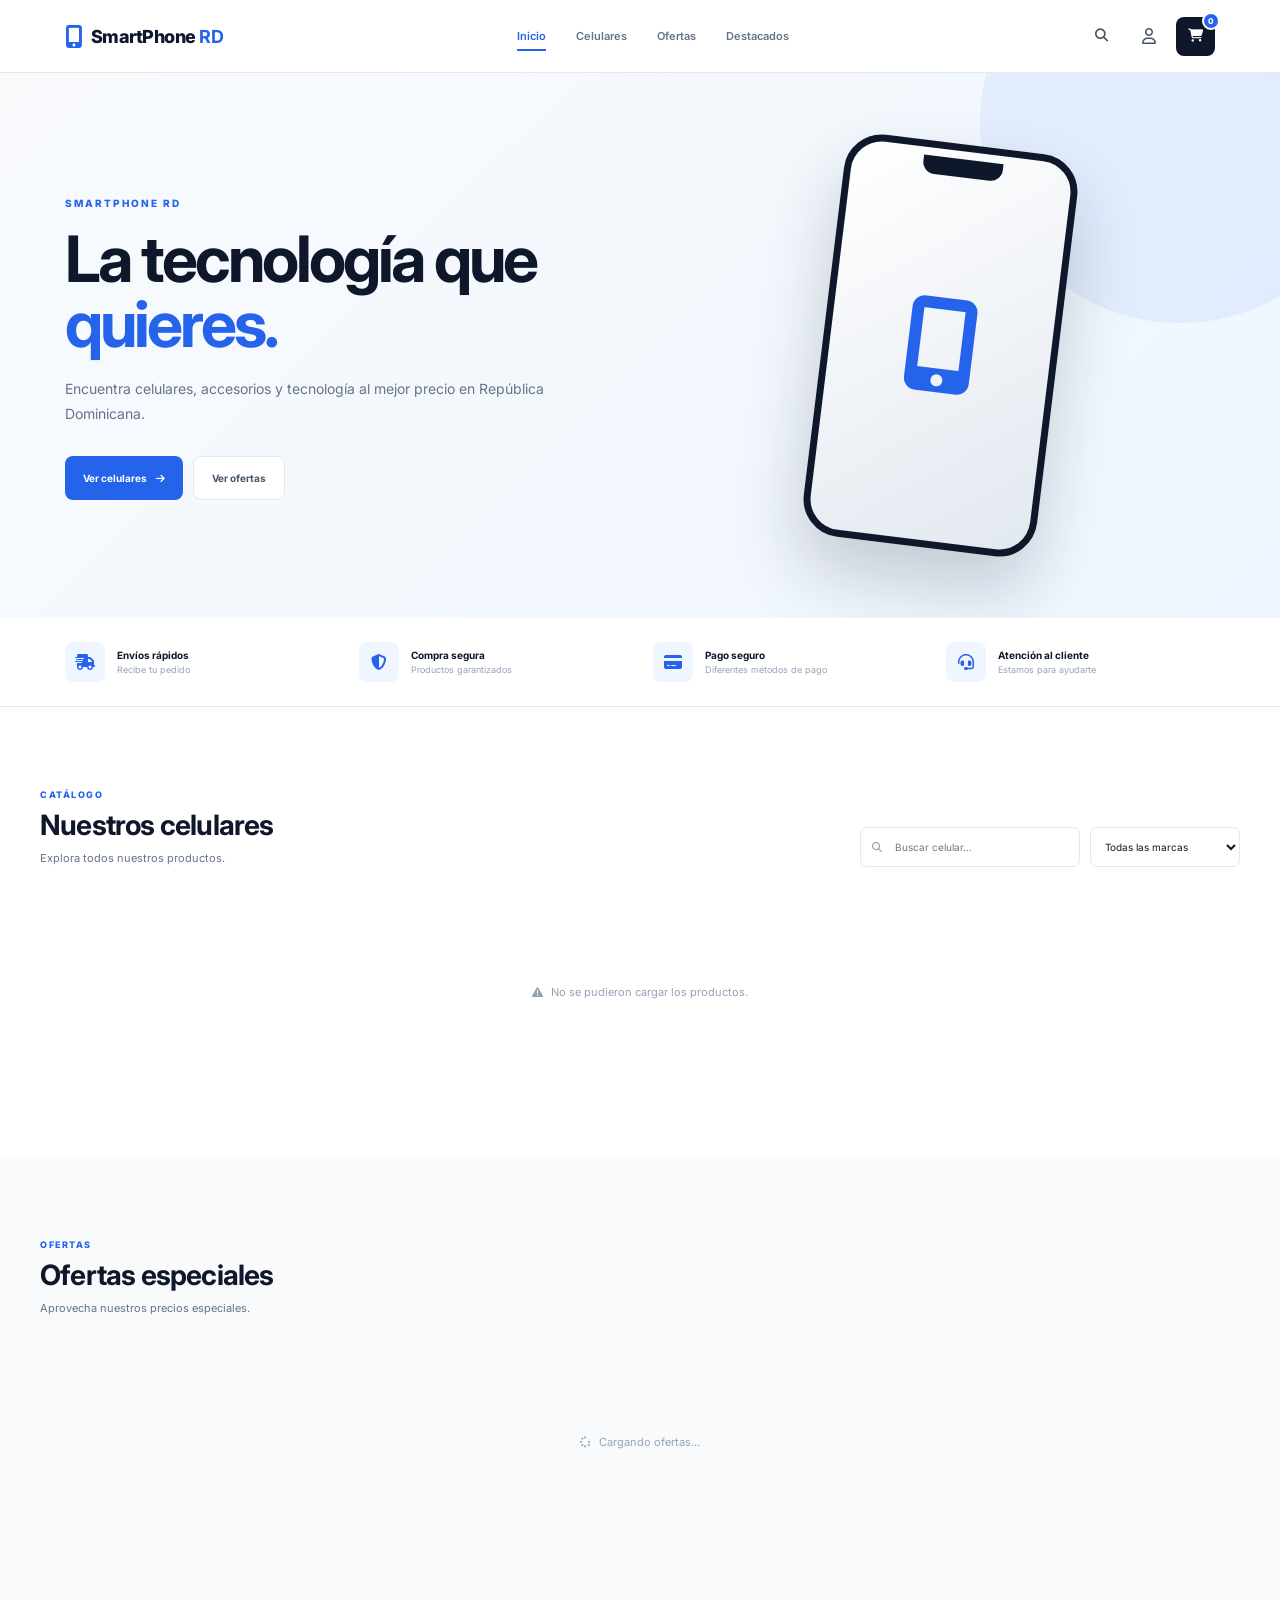
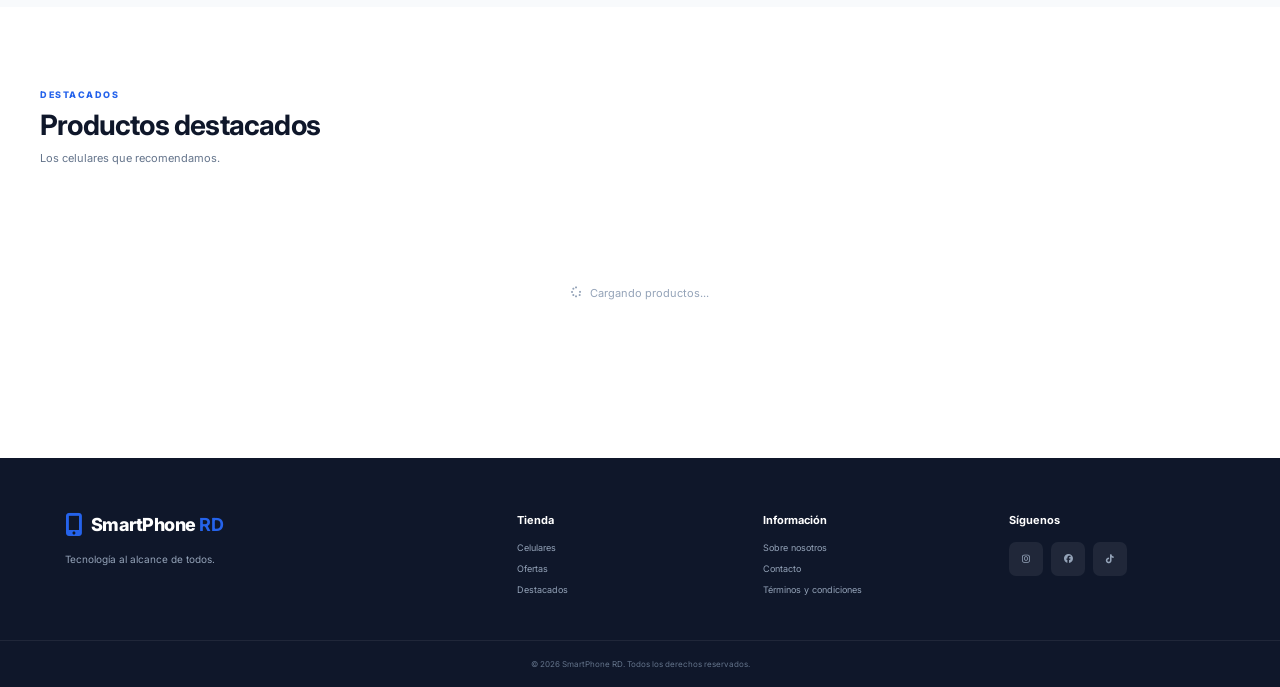
<file: Etapa 1/index.html>
<!DOCTYPE html>
<html lang="es">

<head>

    <meta charset="UTF-8">

    <meta
        name="viewport"
        content="width=device-width, initial-scale=1.0"
    >

    <meta
        name="description"
        content="SmartPhone RD - Compra celulares y tecnología en República Dominicana."
    >

    <meta
        name="keywords"
        content="celulares, smartphones, iPhone, Samsung, Xiaomi, República Dominicana"
    >

    <title>
        SmartPhone RD | Celulares y tecnología
    </title>


    <!-- GOOGLE FONTS -->

    <link
        href="https://fonts.googleapis.com/css2?family=Inter:wght@400;500;600;700;800&display=swap"
        rel="stylesheet"
    >


    <!-- 
         FONT AWESOME
    -->

    <link
        rel="stylesheet"
        href="https://cdnjs.cloudflare.com/ajax/libs/font-awesome/6.5.2/css/all.min.css"
    >


    <!--CSS -->

    <link
        rel="stylesheet"
        href="css/tienda.css"
    >

</head>


<body>


    <!-- 
         HEADER
     -->
         

    <header class="store-header">

        <div class="header-container">


            <!-- LOGO -->

            <a
                href="index.html"
                class="store-logo"
            >

                <i
                    class="fa-solid fa-mobile-screen-button"
                ></i>

                <span>
                    SmartPhone <b>RD</b>
                </span>

            </a>


            <!-- NAVEGACIÓN -->

            <nav class="store-nav">

                <a
                    href="#inicio"
                    class="active"
                >
                    Inicio
                </a>

                <a href="#productos">
                    Celulares
                </a>

                <a href="#ofertas">
                    Ofertas
                </a>

                <a href="#destacados">
                    Destacados
                </a>

            </nav>


            <!-- ACCIONES -->

            <div class="header-actions">


                <!-- BUSCAR -->

                <button
                    type="button"
                    class="header-icon"
                    id="searchButton"
                    title="Buscar"
                >

                    <i
                        class="fa-solid fa-magnifying-glass"
                    ></i>

                </button>


                <!-- CUENTA -->

                <a
                    href="pages/login.html"
                    class="header-icon"
                    title="Mi cuenta"
                >

                    <i
                        class="fa-regular fa-user"
                    ></i>

                </a>


                <!-- CARRITO -->

                <button
                    type="button"
                    class="cart-button"
                    id="cartButton"
                    title="Carrito"
                >

                    <i
                        class="fa-solid fa-cart-shopping"
                    ></i>

                    <span id="cartCount">
                        0
                    </span>

                </button>

            </div>

        </div>

    </header>



    <!-- =====================================
         HERO
    ====================================== -->

    <section
        id="inicio"
        class="hero"
    >

        <div class="hero-container">


            <!-- TEXTO -->

            <div class="hero-content">

                <span class="hero-label">
                    SMARTPHONE RD
                </span>


                <h1>

                    La tecnología que

                    <span>
                        quieres.
                    </span>

                </h1>


                <p>

                    Encuentra celulares,
                    accesorios y tecnología
                    al mejor precio en
                    República Dominicana.

                </p>


                <div class="hero-buttons">

                    <a
                        href="#productos"
                        class="primary-btn"
                    >

                        Ver celulares

                        <i
                            class="fa-solid fa-arrow-right"
                        ></i>

                    </a>


                    <a
                        href="#ofertas"
                        class="secondary-btn"
                    >

                        Ver ofertas

                    </a>

                </div>

            </div>


            <!-- CELULAR DECORATIVO -->

            <div class="hero-visual">

                <div class="hero-phone">

                    <i
                        class="fa-solid fa-mobile-screen-button"
                    ></i>

                </div>

            </div>

        </div>

    </section>



    <!-- =====================================
         BENEFICIOS
    ====================================== -->

    <section class="benefits">

        <div class="benefits-container">


            <div class="benefit">

                <i
                    class="fa-solid fa-truck-fast"
                ></i>

                <div>

                    <strong>
                        Envíos rápidos
                    </strong>

                    <span>
                        Recibe tu pedido
                    </span>

                </div>

            </div>


            <div class="benefit">

                <i
                    class="fa-solid fa-shield-halved"
                ></i>

                <div>

                    <strong>
                        Compra segura
                    </strong>

                    <span>
                        Productos garantizados
                    </span>

                </div>

            </div>


            <div class="benefit">

                <i
                    class="fa-solid fa-credit-card"
                ></i>

                <div>

                    <strong>
                        Pago seguro
                    </strong>

                    <span>
                        Diferentes métodos de pago
                    </span>

                </div>

            </div>


            <div class="benefit">

                <i
                    class="fa-solid fa-headset"
                ></i>

                <div>

                    <strong>
                        Atención al cliente
                    </strong>

                    <span>
                        Estamos para ayudarte
                    </span>

                </div>

            </div>

        </div>

    </section>



    <!-- =====================================
         CATÁLOGO
    ====================================== -->

    <section
        id="productos"
        class="products-section"
    >

        <div class="section-container">


            <!-- ENCABEZADO -->

            <div class="section-heading">

                <div>

                    <span class="section-label">
                        CATÁLOGO
                    </span>

                    <h2>
                        Nuestros celulares
                    </h2>

                    <p>
                        Explora todos nuestros productos.
                    </p>

                </div>


                <!-- FILTROS -->

                <div class="catalog-tools">


                    <!-- BUSCADOR -->

                    <div class="store-search">

                        <i
                            class="fa-solid fa-magnifying-glass"
                        ></i>

                        <input
                            type="text"
                            id="productSearch"
                            placeholder="Buscar celular..."
                        >

                    </div>


                    <!-- MARCAS -->

                    <select id="brandFilter">

                        <option value="">
                            Todas las marcas
                        </option>

                    </select>

                </div>

            </div>


            <!-- PRODUCTOS -->

            <div
                id="productsGrid"
                class="products-grid"
            >

                <div class="products-loading">

                    <i
                        class="fa-solid fa-spinner fa-spin"
                    ></i>

                    Cargando celulares...

                </div>

            </div>

        </div>

    </section>



    <!-- =====================================
         OFERTAS
    ====================================== -->

    <section
        id="ofertas"
        class="special-section"
    >

        <div class="section-container">


            <div class="section-heading">

                <div>

                    <span class="section-label">
                        OFERTAS
                    </span>

                    <h2>
                        Ofertas especiales
                    </h2>

                    <p>
                        Aprovecha nuestros precios especiales.
                    </p>

                </div>

            </div>


            <div
                id="offersGrid"
                class="products-grid"
            >

                <div class="products-loading">

                    <i
                        class="fa-solid fa-spinner fa-spin"
                    ></i>

                    Cargando ofertas...

                </div>

            </div>

        </div>

    </section>



    <!-- =====================================
         DESTACADOS
    ====================================== -->

    <section
        id="destacados"
        class="products-section"
    >

        <div class="section-container">


            <div class="section-heading">

                <div>

                    <span class="section-label">
                        DESTACADOS
                    </span>

                    <h2>
                        Productos destacados
                    </h2>

                    <p>
                        Los celulares que recomendamos.
                    </p>

                </div>

            </div>


            <div
                id="featuredGrid"
                class="products-grid"
            >

                <div class="products-loading">

                    <i
                        class="fa-solid fa-spinner fa-spin"
                    ></i>

                    Cargando productos...

                </div>

            </div>

        </div>

    </section>



    <!-- =====================================
         FOOTER
    ====================================== -->

    <footer class="store-footer">

        <div class="footer-container">


            <!-- MARCA -->

            <div class="footer-brand">

                <a
                    href="index.html"
                    class="store-logo"
                >

                    <i
                        class="fa-solid fa-mobile-screen-button"
                    ></i>

                    <span>
                        SmartPhone <b>RD</b>
                    </span>

                </a>


                <p>
                    Tecnología al alcance de todos.
                </p>

            </div>


            <!-- TIENDA -->

            <div class="footer-column">

                <h3>
                    Tienda
                </h3>

                <a href="#productos">
                    Celulares
                </a>

                <a href="#ofertas">
                    Ofertas
                </a>

                <a href="#destacados">
                    Destacados
                </a>

            </div>


            <!-- INFORMACIÓN -->

            <div class="footer-column">

                <h3>
                    Información
                </h3>

                <a href="#">
                    Sobre nosotros
                </a>

                <a href="#">
                    Contacto
                </a>

                <a href="#">
                    Términos y condiciones
                </a>

            </div>


            <!-- REDES -->

            <div class="footer-column">

                <h3>
                    Síguenos
                </h3>


                <div class="social-links">

                    <a href="#">

                        <i
                            class="fa-brands fa-instagram"
                        ></i>

                    </a>


                    <a href="#">

                        <i
                            class="fa-brands fa-facebook"
                        ></i>

                    </a>


                    <a href="#">

                        <i
                            class="fa-brands fa-tiktok"
                        ></i>

                    </a>

                </div>

            </div>

        </div>


        <div class="footer-bottom">

            <p>

                © 2026 SmartPhone RD.
                Todos los derechos reservados.

            </p>

        </div>

    </footer>



    <!-- =====================================
         CARRITO
    ====================================== -->

    <div
        id="cartOverlay"
        class="cart-overlay"
    >

        <div class="cart-panel">


            <!-- CABECERA -->

            <div class="cart-header">

                <div>

                    <span class="cart-label">
                        TU COMPRA
                    </span>

                    <h2>
                        Mi carrito
                    </h2>

                </div>


                <button
                    type="button"
                    id="closeCart"
                    class="close-cart"
                    title="Cerrar carrito"
                >

                    <i
                        class="fa-solid fa-xmark"
                    ></i>

                </button>

            </div>


            <!-- PRODUCTOS -->

            <div
                id="cartItems"
                class="cart-items"
            >

                <div class="empty-cart">

                    <i
                        class="fa-solid fa-cart-shopping"
                    ></i>

                    <h3>
                        Tu carrito está vacío
                    </h3>

                    <p>
                        Agrega un celular para comenzar.
                    </p>

                </div>

            </div>


            <!-- RESUMEN -->

            <div class="cart-footer">

                <div class="cart-summary">


                    <!-- SUBTOTAL -->

                    <div class="summary-row">

                        <span>
                            Subtotal
                        </span>

                        <strong id="cartSubtotal">
                            RD$0
                        </strong>

                    </div>


                    <!-- ENVÍO -->

                    <div class="summary-row">

                        <span>
                            Envío
                        </span>

                        <strong id="cartShipping">
                            RD$0
                        </strong>

                    </div>


                    <!-- SEPARADOR -->

                    <div
                        class="summary-divider"
                    ></div>


                    <!-- TOTAL -->

                    <div
                        class="summary-row total-row"
                    >

                        <span>
                            Total
                        </span>

                        <strong id="cartTotal">
                            RD$0
                        </strong>

                    </div>

                </div>


                <!-- VACIAR CARRITO -->

                <button
                    type="button"
                    id="clearCartButton"
                    class="clear-cart-btn"
                >

                    <i
                        class="fa-solid fa-trash"
                    ></i>

                    Vaciar carrito

                </button>


                <!-- CONTINUAR COMPRA -->

                <button
                    type="button"
                    id="checkoutButton"
                    class="checkout-btn"
                >

                    Continuar compra

                    <i
                        class="fa-solid fa-arrow-right"
                    ></i>

                </button>

            </div>

        </div>

    </div>



    <!-- =====================================
         JAVASCRIPT
    ====================================== -->

    <script
        src="js/tienda.js"
    ></script>


</body>

</html>
</file>
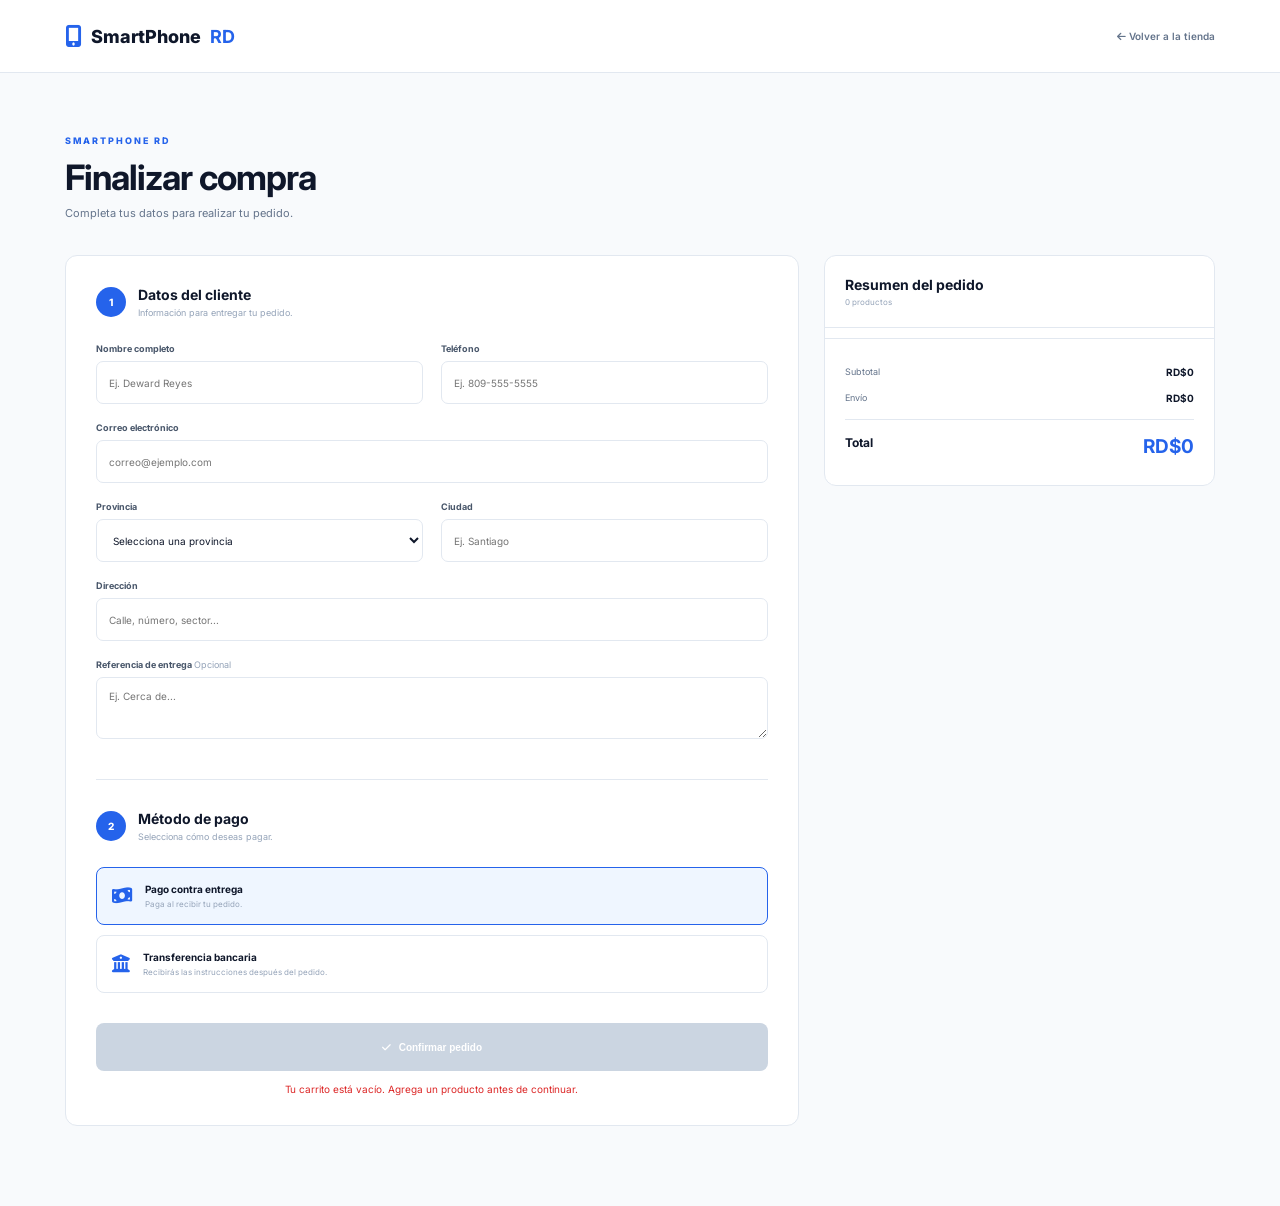
<file: Etapa 1/pages/checkout.html>
<!DOCTYPE html>
<html lang="es">

<head>

    <meta charset="UTF-8">

    <meta
        name="viewport"
        content="width=device-width, initial-scale=1.0"
    >

    <title>Finalizar compra | SmartPhone RD</title>

    <link
        href="https://fonts.googleapis.com/css2?family=Inter:wght@400;500;600;700;800&display=swap"
        rel="stylesheet"
    >

    <link
        rel="stylesheet"
        href="https://cdnjs.cloudflare.com/ajax/libs/font-awesome/6.5.2/css/all.min.css"
    >

    <link
        rel="stylesheet"
        href="../css/checkout.css"
    >

</head>


<body>


    <!-- HEADER -->

    <header class="checkout-header">

        <div class="header-container">

            <a
                href="../index.html"
                class="logo"
            >

                <i class="fa-solid fa-mobile-screen-button"></i>

                SmartPhone <b>RD</b>

            </a>


            <a
                href="../index.html"
                class="back-store"
            >

                <i class="fa-solid fa-arrow-left"></i>

                Volver a la tienda

            </a>

        </div>

    </header>



    <!-- CONTENIDO -->

    <main class="checkout-page">


        <div class="checkout-title">

            <span>
                SMARTPHONE RD
            </span>

            <h1>
                Finalizar compra
            </h1>

            <p>
                Completa tus datos para realizar tu pedido.
            </p>

        </div>



        <div class="checkout-layout">


            <!-- =================================
                 FORMULARIO
            ================================== -->

            <section class="checkout-form-card">

                <div class="card-title">

                    <div class="number">
                        1
                    </div>

                    <div>

                        <h2>
                            Datos del cliente
                        </h2>

                        <p>
                            Información para entregar tu pedido.
                        </p>

                    </div>

                </div>


                <form id="checkoutForm">


                    <div class="form-grid">


                        <!-- NOMBRE -->

                        <div class="form-group">

                            <label for="name">
                                Nombre completo
                            </label>

                            <input
                                type="text"
                                id="name"
                                name="name"
                                placeholder="Ej. Deward Reyes"
                                required
                            >

                        </div>


                        <!-- TELÉFONO -->

                        <div class="form-group">

                            <label for="phone">
                                Teléfono
                            </label>

                            <input
                                type="tel"
                                id="phone"
                                name="phone"
                                placeholder="Ej. 809-555-5555"
                                required
                            >

                        </div>


                        <!-- CORREO -->

                        <div class="form-group full">

                            <label for="email">
                                Correo electrónico
                            </label>

                            <input
                                type="email"
                                id="email"
                                name="email"
                                placeholder="correo@ejemplo.com"
                                required
                            >

                        </div>


                        <!-- PROVINCIA -->

                        <div class="form-group">

                            <label for="province">
                                Provincia
                            </label>

                            <select
                                id="province"
                                name="province"
                                required
                            >

                                <option value="">
                                    Selecciona una provincia
                                </option>

                                <option>
                                    Santiago
                                </option>

                                <option>
                                    Santo Domingo
                                </option>

                                <option>
                                    Puerto Plata
                                </option>

                                <option>
                                    La Vega
                                </option>

                                <option>
                                    San Cristóbal
                                </option>

                                <option>
                                    La Romana
                                </option>

                                <option>
                                    San Pedro de Macorís
                                </option>

                                <option>
                                    Duarte
                                </option>

                                <option>
                                    Espaillat
                                </option>

                                <option>
                                    Otras
                                </option>

                            </select>

                        </div>


                        <!-- CIUDAD -->

                        <div class="form-group">

                            <label for="city">
                                Ciudad
                            </label>

                            <input
                                type="text"
                                id="city"
                                name="city"
                                placeholder="Ej. Santiago"
                                required
                            >

                        </div>


                        <!-- DIRECCIÓN -->

                        <div class="form-group full">

                            <label for="address">
                                Dirección
                            </label>

                            <input
                                type="text"
                                id="address"
                                name="address"
                                placeholder="Calle, número, sector..."
                                required
                            >

                        </div>


                        <!-- REFERENCIA -->

                        <div class="form-group full">

                            <label for="reference">
                                Referencia de entrega
                                <span>
                                    Opcional
                                </span>
                            </label>

                            <textarea
                                id="reference"
                                name="reference"
                                rows="3"
                                placeholder="Ej. Cerca de..."
                            ></textarea>

                        </div>

                    </div>



                    <!-- MÉTODO DE PAGO -->

                    <div class="payment-section">

                        <div class="card-title">

                            <div class="number">
                                2
                            </div>

                            <div>

                                <h2>
                                    Método de pago
                                </h2>

                                <p>
                                    Selecciona cómo deseas pagar.
                                </p>

                            </div>

                        </div>


                        <div class="payment-options">


                            <label class="payment-option">

                                <input
                                    type="radio"
                                    name="payment_method"
                                    value="contra_entrega"
                                    checked
                                >

                                <div class="payment-content">

                                    <i class="fa-solid fa-money-bill-wave"></i>

                                    <div>

                                        <strong>
                                            Pago contra entrega
                                        </strong>

                                        <span>
                                            Paga al recibir tu pedido.
                                        </span>

                                    </div>

                                </div>

                            </label>


                            <label class="payment-option">

                                <input
                                    type="radio"
                                    name="payment_method"
                                    value="transferencia"
                                >

                                <div class="payment-content">

                                    <i class="fa-solid fa-building-columns"></i>

                                    <div>

                                        <strong>
                                            Transferencia bancaria
                                        </strong>

                                        <span>
                                            Recibirás las instrucciones después del pedido.
                                        </span>

                                    </div>

                                </div>

                            </label>


                        </div>

                    </div>



                    <!-- BOTÓN -->

                    <button
                        type="submit"
                        class="submit-order"
                        id="submitOrder"
                    >

                        <i class="fa-solid fa-check"></i>

                        Confirmar pedido

                    </button>


                    <div
                        id="formMessage"
                        class="form-message"
                    ></div>


                </form>

            </section>



            <!-- =================================
                 RESUMEN
            ================================== -->

            <aside class="order-summary">

                <div class="summary-header">

                    <h2>
                        Resumen del pedido
                    </h2>

                    <span id="summaryCount">
                        0 productos
                    </span>

                </div>


                <div
                    id="summaryProducts"
                    class="summary-products"
                >

                    <!-- JS -->

                </div>


                <div class="summary-calculation">

                    <div>

                        <span>
                            Subtotal
                        </span>

                        <strong id="summarySubtotal">
                            RD$0
                        </strong>

                    </div>


                    <div>

                        <span>
                            Envío
                        </span>

                        <strong id="summaryShipping">
                            RD$0
                        </strong>

                    </div>


                    <div class="summary-total">

                        <span>
                            Total
                        </span>

                        <strong id="summaryTotal">
                            RD$0
                        </strong>

                    </div>

                </div>

            </aside>

        </div>

    </main>



    <!-- JAVASCRIPT -->

    <script src="../js/checkout.js"></script>

</body>

</html>
</file>
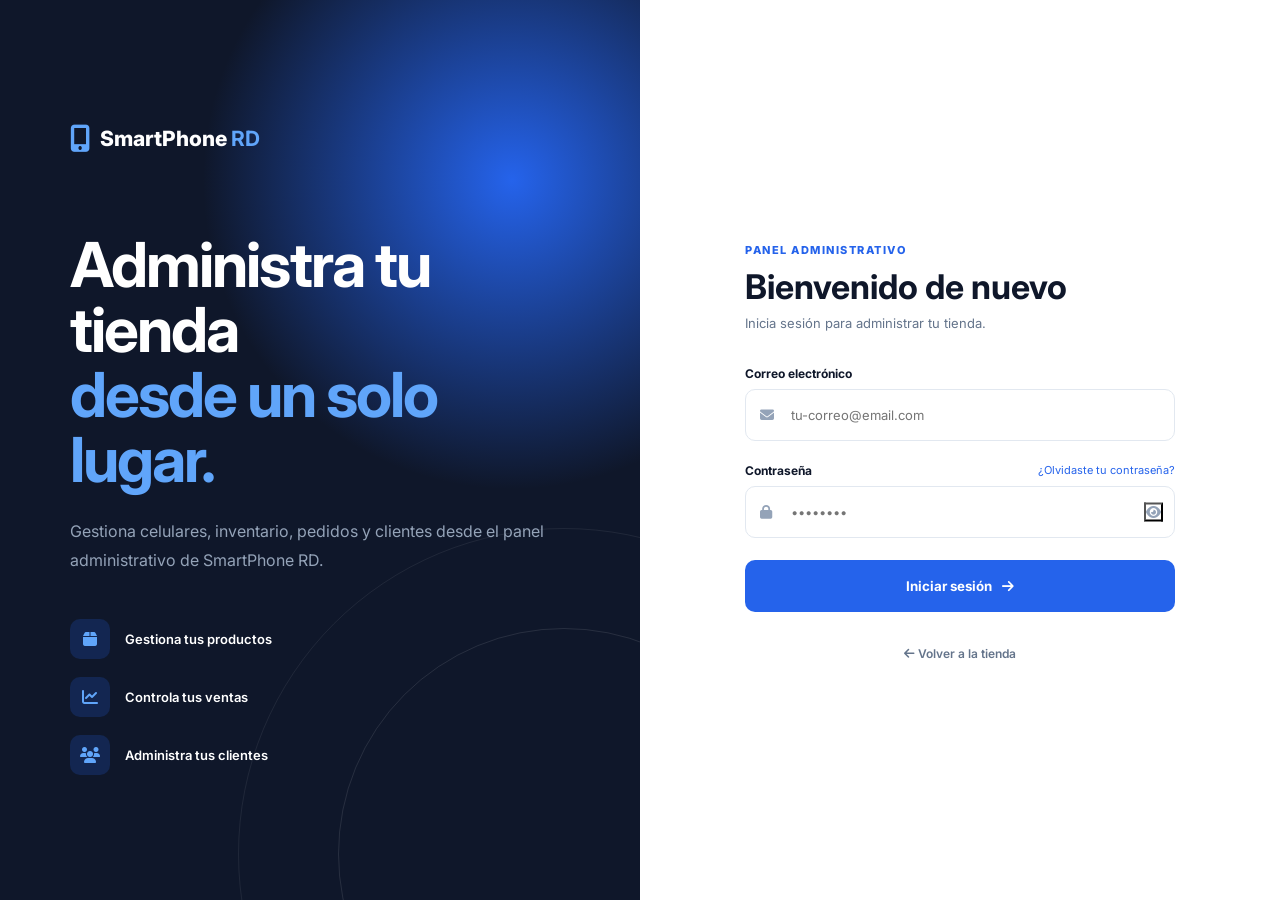
<file: Etapa 1/pages/login.html>
<!DOCTYPE html>
<html lang="es">

<head>

    <meta charset="UTF-8">
    <meta name="viewport" content="width=device-width, initial-scale=1.0">

    <title>Iniciar sesión | SmartPhone RD</title>

    <link
        href="https://fonts.googleapis.com/css2?family=Inter:wght@400;500;600;700;800&display=swap"
        rel="stylesheet">

    <link
        rel="stylesheet"
        href="https://cdnjs.cloudflare.com/ajax/libs/font-awesome/6.5.2/css/all.min.css">

    <link rel="stylesheet" href="../css/login.css">

</head>

<body>

    <main class="login-page">

        <!-- LADO IZQUIERDO -->

        <section class="login-brand">

            <div class="brand-content">

                <a href="../index.html" class="logo">

                    <i class="fa-solid fa-mobile-screen-button"></i>

                    <span>
                        SmartPhone <b>RD</b>
                    </span>

                </a>

                <h1>
                    Administra tu tienda
                    <span>desde un solo lugar.</span>
                </h1>

                <p>
                    Gestiona celulares, inventario, pedidos y clientes
                    desde el panel administrativo de SmartPhone RD.
                </p>

                <div class="brand-features">

                    <div>
                        <i class="fa-solid fa-box"></i>
                        <span>Gestiona tus productos</span>
                    </div>

                    <div>
                        <i class="fa-solid fa-chart-line"></i>
                        <span>Controla tus ventas</span>
                    </div>

                    <div>
                        <i class="fa-solid fa-users"></i>
                        <span>Administra tus clientes</span>
                    </div>

                </div>

            </div>

        </section>


        <!-- FORMULARIO -->

        <section class="login-section">

            <div class="login-container">

                <div class="mobile-logo">

                    <a href="../index.html" class="logo">

                        <i class="fa-solid fa-mobile-screen-button"></i>

                        <span>
                            SmartPhone <b>RD</b>
                        </span>

                    </a>

                </div>


                <div class="login-header">

                    <span>
                        PANEL ADMINISTRATIVO
                    </span>

                    <h2>
                        Bienvenido de nuevo
                    </h2>

                    <p>
                        Inicia sesión para administrar tu tienda.
                    </p>

                </div>


                <form id="loginForm">

                    <div class="form-group">

                        <label for="email">
                            Correo electrónico
                        </label>

                        <div class="input-box">

                            <i class="fa-solid fa-envelope"></i>

                            <input
                                type="email"
                                id="email"
                                placeholder="tu-correo@email.com"
                                required
                            >

                        </div>

                    </div>


                    <div class="form-group">

                        <div class="password-label">

                            <label for="password">
                                Contraseña
                            </label>

                            <a href="#">
                                ¿Olvidaste tu contraseña?
                            </a>

                        </div>

                        <div class="input-box">

                            <i class="fa-solid fa-lock"></i>

                            <input
                                type="password"
                                id="password"
                                placeholder="••••••••"
                                required
                            >

                            <button
                                type="button"
                                id="togglePassword"
                            >
                                <i class="fa-solid fa-eye"></i>
                            </button>

                        </div>

                    </div>


                    <div
                        id="loginMessage"
                        class="login-message"
                    ></div>


                    <button
                        type="submit"
                        class="login-btn"
                        id="loginBtn"
                    >

                        <span>
                            Iniciar sesión
                        </span>

                        <i class="fa-solid fa-arrow-right"></i>

                    </button>

                </form>


                <div class="back-store">

                    <a href="../index.html">

                        <i class="fa-solid fa-arrow-left"></i>

                        Volver a la tienda

                    </a>

                </div>

            </div>

        </section>

    </main>


    <script src="../js/login.js"></script>

</body>

</html>
</file>
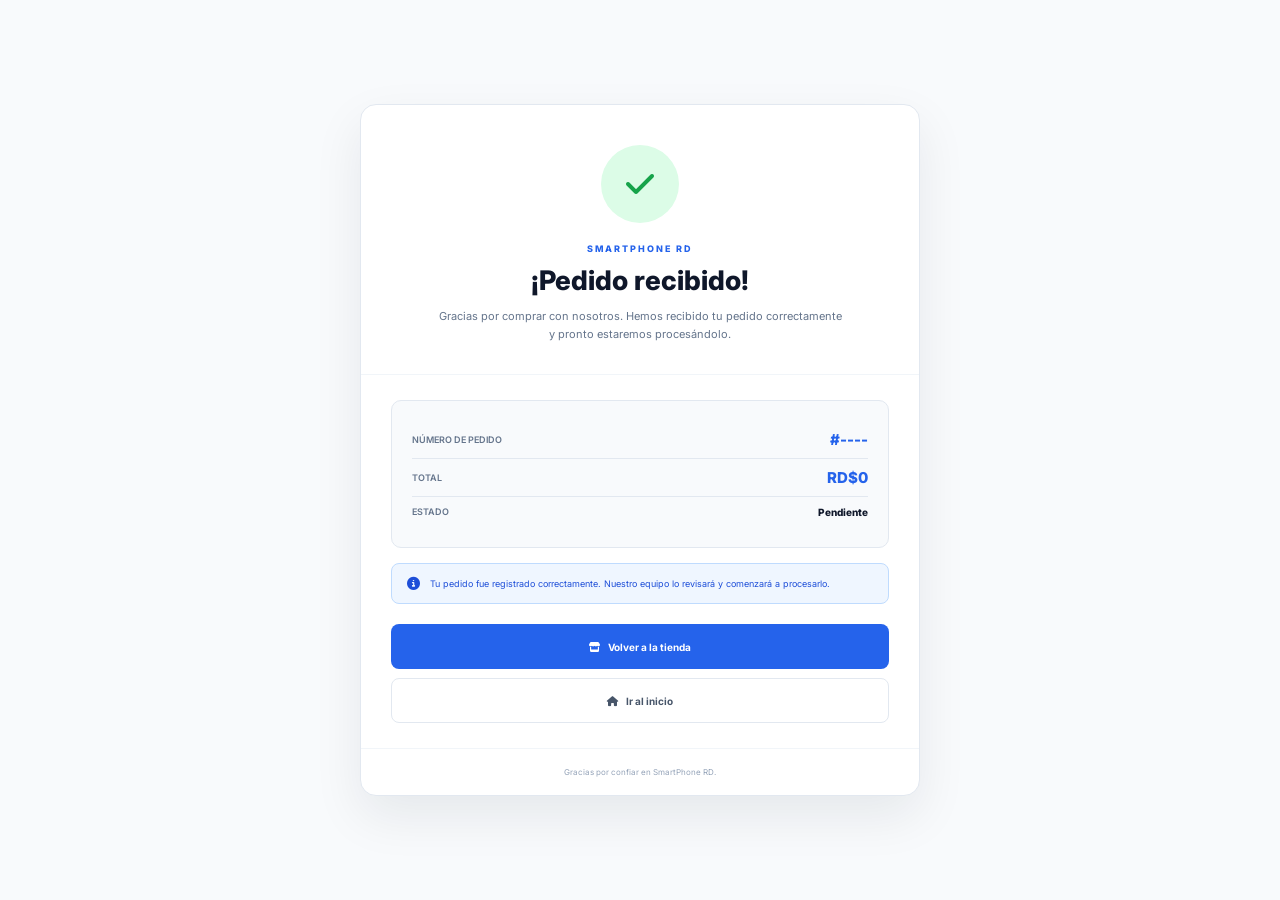
<file: Etapa 1/pages/pedido-confirmado.html>
<!DOCTYPE html>
<html lang="es">

<head>

    <meta charset="UTF-8">

    <meta
        name="viewport"
        content="width=device-width, initial-scale=1.0"
    >

    <meta
        name="description"
        content="Pedido confirmado - SmartPhone RD"
    >

    <title>
        Pedido confirmado | SmartPhone RD
    </title>


    <!-- GOOGLE FONT -->

    <link
        href="https://fonts.googleapis.com/css2?family=Inter:wght@400;500;600;700;800&display=swap"
        rel="stylesheet"
    >


    <!-- FONT AWESOME -->

    <link
        rel="stylesheet"
        href="https://cdnjs.cloudflare.com/ajax/libs/font-awesome/6.5.2/css/all.min.css"
    >


    <style>

        /* =====================================================
           RESET
        ===================================================== */

        * {

            margin: 0;
            padding: 0;

            box-sizing: border-box;

        }


        /* =====================================================
           BODY
        ===================================================== */

        body {

            min-height: 100vh;

            display: flex;

            align-items: center;
            justify-content: center;

            padding: 25px;

            background:
                #f8fafc;

            color:
                #0f172a;

            font-family:
                "Inter",
                Arial,
                sans-serif;

        }


        /* =====================================================
           CONTENEDOR
        ===================================================== */

        .confirmation {

            width: 100%;

            max-width: 560px;

            overflow: hidden;

            background:
                #ffffff;

            border:
                1px solid #e2e8f0;

            border-radius:
                16px;

            box-shadow:
                0 20px 50px
                rgba(15, 23, 42, .08);

        }


        /* =====================================================
           PARTE SUPERIOR
        ===================================================== */

        .confirmation-header {

            padding:
                40px 30px 30px;

            text-align:
                center;

            border-bottom:
                1px solid #f1f5f9;

        }


        /* =====================================================
           ICONO
        ===================================================== */

        .success-icon {

            width: 78px;
            height: 78px;

            margin:
                0 auto 20px;

            display: flex;

            align-items: center;
            justify-content: center;

            border-radius:
                50%;

            background:
                #dcfce7;

            color:
                #16a34a;

            font-size:
                32px;

        }


        /* =====================================================
           MARCA
        ===================================================== */

        .brand {

            margin-bottom:
                10px;

            color:
                #2563eb;

            font-size:
                9px;

            font-weight:
                800;

            letter-spacing:
                2px;

        }


        /* =====================================================
           TITULO
        ===================================================== */

        h1 {

            margin-bottom:
                10px;

            color:
                #0f172a;

            font-size:
                27px;

            font-weight:
                800;

        }


        /* =====================================================
           MENSAJE
        ===================================================== */

        .message {

            max-width:
                410px;

            margin:
                0 auto;

            color:
                #64748b;

            font-size:
                11px;

            line-height:
                1.7;

        }


        /* =====================================================
           INFORMACION DEL PEDIDO
        ===================================================== */

        .order-content {

            padding:
                25px 30px;

        }


        .order-box {

            padding:
                20px;

            border:
                1px solid #e2e8f0;

            border-radius:
                10px;

            background:
                #f8fafc;

        }


        .order-row {

            display:
                flex;

            align-items:
                center;

            justify-content:
                space-between;

            gap:
                20px;

            padding:
                9px 0;

        }


        .order-row:not(:last-child) {

            border-bottom:
                1px solid #e2e8f0;

        }


        .order-label {

            color:
                #64748b;

            font-size:
                9px;

            font-weight:
                600;

        }


        .order-value {

            color:
                #0f172a;

            font-size:
                10px;

            font-weight:
                800;

            text-align:
                right;

        }


        #orderId {

            color:
                #2563eb;

            font-size:
                15px;

        }


        #orderTotal {

            color:
                #2563eb;

            font-size:
                15px;

        }


        /* =====================================================
           ESTADO
        ===================================================== */

        .status {

            margin-top:
                15px;

            padding:
                13px 15px;

            display:
                flex;

            align-items:
                center;

            gap:
                10px;

            border:
                1px solid #bfdbfe;

            border-radius:
                8px;

            background:
                #eff6ff;

            color:
                #1d4ed8;

            font-size:
                9px;

            line-height:
                1.5;

        }


        .status i {

            font-size:
                13px;

        }


        /* =====================================================
           BOTONES
        ===================================================== */

        .buttons {

            display:
                flex;

            flex-direction:
                column;

            gap:
                9px;

            margin-top:
                20px;

        }


        .button {

            width:
                100%;

            height:
                45px;

            display:
                flex;

            align-items:
                center;

            justify-content:
                center;

            gap:
                8px;

            border-radius:
                8px;

            font-size:
                10px;

            font-weight:
                700;

            text-decoration:
                none;

            transition:
                .2s ease;

        }


        .primary {

            background:
                #2563eb;

            color:
                #ffffff;

        }


        .primary:hover {

            background:
                #1d4ed8;

        }


        .secondary {

            border:
                1px solid #e2e8f0;

            background:
                #ffffff;

            color:
                #475569;

        }


        .secondary:hover {

            background:
                #f8fafc;

        }


        /* =====================================================
           FOOTER
        ===================================================== */

        .confirmation-footer {

            padding:
                18px 25px;

            border-top:
                1px solid #f1f5f9;

            text-align:
                center;

        }


        .confirmation-footer p {

            color:
                #94a3b8;

            font-size:
                8px;

        }


        /* =====================================================
           RESPONSIVE
        ===================================================== */

        @media (max-width: 500px) {

            body {

                padding:
                    15px;

            }


            .confirmation-header {

                padding:
                    35px 20px 25px;

            }


            .order-content {

                padding:
                    20px;

            }


            h1 {

                font-size:
                    23px;

            }


            .success-icon {

                width:
                    70px;

                height:
                    70px;

                font-size:
                    28px;

            }

        }

    </style>

</head>


<body>


    <!-- =====================================================
         CONFIRMACIÓN
    ====================================================== -->

    <main class="confirmation">


        <!-- =================================================
             CABECERA
        ================================================== -->

        <section class="confirmation-header">


            <div class="success-icon">

                <i
                    class="fa-solid fa-check"
                ></i>

            </div>


            <div class="brand">

                SMARTPHONE RD

            </div>


            <h1>

                ¡Pedido recibido!

            </h1>


            <p class="message">

                Gracias por comprar con nosotros.
                Hemos recibido tu pedido correctamente
                y pronto estaremos procesándolo.

            </p>

        </section>



        <!-- =================================================
             INFORMACIÓN
        ================================================== -->

        <section class="order-content">


            <div class="order-box">


                <!-- NÚMERO -->

                <div class="order-row">

                    <span class="order-label">

                        NÚMERO DE PEDIDO

                    </span>


                    <strong
                        id="orderId"
                        class="order-value"
                    >

                        #----

                    </strong>

                </div>


                <!-- TOTAL -->

                <div class="order-row">

                    <span class="order-label">

                        TOTAL

                    </span>


                    <strong
                        id="orderTotal"
                        class="order-value"
                    >

                        RD$0

                    </strong>

                </div>


                <!-- ESTADO -->

                <div class="order-row">

                    <span class="order-label">

                        ESTADO

                    </span>


                    <strong
                        class="order-value"
                    >

                        Pendiente

                    </strong>

                </div>

            </div>



            <!-- MENSAJE DE ESTADO -->

            <div class="status">

                <i
                    class="fa-solid fa-circle-info"
                ></i>

                <span>

                    Tu pedido fue registrado correctamente.
                    Nuestro equipo lo revisará y comenzará
                    a procesarlo.

                </span>

            </div>



            <!-- =================================================
                 BOTONES
            ================================================== -->

            <div class="buttons">


                <a
                    href="../index.html"
                    class="button primary"
                >

                    <i
                        class="fa-solid fa-store"
                    ></i>

                    Volver a la tienda

                </a>


                <a
                    href="../index.html"
                    class="button secondary"
                >

                    <i
                        class="fa-solid fa-house"
                    ></i>

                    Ir al inicio

                </a>

            </div>

        </section>



        <!-- =================================================
             FOOTER
        ================================================== -->

        <footer class="confirmation-footer">

            <p>

                Gracias por confiar en SmartPhone RD.

            </p>

        </footer>


    </main>



    <!-- =====================================================
         JAVASCRIPT
    ====================================================== -->

    <script>

        // =================================================
        // OBTENER DATOS DE LA URL
        // =================================================

        const params =
            new URLSearchParams(
                window.location.search
            );


        const orderId =
            params.get("id");


        const total =
            params.get("total");


        // =================================================
        // ELEMENTOS
        // =================================================

        const orderIdElement =
            document.getElementById(
                "orderId"
            );


        const totalElement =
            document.getElementById(
                "orderTotal"
            );


        // =================================================
        // NÚMERO DE PEDIDO
        // =================================================

        if (orderId) {

            orderIdElement.textContent =
                `#${orderId}`;

        }


        // =================================================
        // TOTAL
        // =================================================

        if (total) {

            const amount =
                Number(total);


            const formattedTotal =
                new Intl.NumberFormat(
                    "es-DO",
                    {

                        style:
                            "currency",

                        currency:
                            "DOP",

                        maximumFractionDigits:
                            0

                    }
                ).format(
                    amount
                );


            totalElement.textContent =
                formattedTotal;

        }

    </script>


</body>

</html>
</file>
<file: Etapa 1/css/tienda.css>
/* =====================================================
   SMARTPHONE RD
   TIENDA PÚBLICA
   ===================================================== */


/* =====================================================
   RESET
   ===================================================== */

* {
    margin: 0;
    padding: 0;
    box-sizing: border-box;
}


:root {

    --primary: #2563eb;
    --primary-dark: #1d4ed8;

    --dark: #0f172a;
    --dark-light: #1e293b;

    --white: #ffffff;

    --gray-50: #f8fafc;
    --gray-100: #f1f5f9;
    --gray-200: #e2e8f0;
    --gray-300: #cbd5e1;
    --gray-400: #94a3b8;
    --gray-500: #64748b;
    --gray-600: #475569;
    --gray-700: #334155;

    --green: #16a34a;
    --red: #dc2626;
    --orange: #ea580c;

    --radius: 10px;

    --shadow:
        0 10px 30px rgba(15, 23, 42, 0.08);

    --transition: 0.25s ease;

}


html {
    scroll-behavior: smooth;
}


body {

    min-height: 100vh;

    font-family:
        "Inter",
        Arial,
        sans-serif;

    background: var(--white);

    color: var(--dark);

}


a {
    color: inherit;

    text-decoration: none;
}


button,
input,
select {
    font-family: inherit;
}


button {
    cursor: pointer;
}


/* =====================================================
   HEADER
   ===================================================== */

.store-header {

    position: sticky;

    top: 0;

    z-index: 1000;

    width: 100%;

    background:
        rgba(255, 255, 255, 0.96);

    backdrop-filter: blur(15px);

    border-bottom:
        1px solid var(--gray-200);

}


.header-container {

    width: 100%;

    max-width: 1200px;

    height: 72px;

    margin: auto;

    padding:
        0 25px;

    display: flex;

    align-items: center;

    justify-content: space-between;

    gap: 25px;

}


/* LOGO */

.store-logo {

    display: flex;

    align-items: center;

    gap: 9px;

    white-space: nowrap;

    font-size: 18px;

    font-weight: 800;

    letter-spacing: -0.5px;

}


.store-logo i {

    color: var(--primary);

    font-size: 23px;

}


.store-logo b {

    color: var(--primary);

}


/* NAV */

.store-nav {

    display: flex;

    align-items: center;

    gap: 30px;

}


.store-nav a {

    position: relative;

    color: var(--gray-500);

    font-size: 11px;

    font-weight: 600;

    transition:
        color var(--transition);

}


.store-nav a::after {

    content: "";

    position: absolute;

    left: 0;

    bottom: -8px;

    width: 0;

    height: 2px;

    background: var(--primary);

    transition:
        width var(--transition);

}


.store-nav a:hover,
.store-nav a.active {

    color: var(--primary);

}


.store-nav a:hover::after,
.store-nav a.active::after {

    width: 100%;

}


/* HEADER ACTIONS */

.header-actions {

    display: flex;

    align-items: center;

    gap: 8px;

}


.header-icon,
.cart-button {

    position: relative;

    width: 39px;

    height: 39px;

    display: grid;

    place-items: center;

    border: none;

    border-radius: 8px;

    background: transparent;

    color: var(--gray-600);

    transition:
        all var(--transition);

}


.header-icon:hover {

    background: var(--gray-100);

    color: var(--primary);

}


.cart-button {

    background: var(--dark);

    color: var(--white);

}


.cart-button:hover {

    background: var(--primary);

    transform: translateY(-1px);

}


.cart-button span {

    position: absolute;

    top: -5px;

    right: -5px;

    width: 18px;

    height: 18px;

    display: grid;

    place-items: center;

    border-radius: 50%;

    background: var(--primary);

    color: white;

    border: 2px solid white;

    font-size: 8px;

    font-weight: 800;

}


/* =====================================================
   HERO
   ===================================================== */

.hero {

    position: relative;

    overflow: hidden;

    background:
        linear-gradient(
            135deg,
            #f8fafc 0%,
            #eff6ff 100%
        );

}


.hero::before {

    content: "";

    position: absolute;

    width: 400px;

    height: 400px;

    top: -150px;

    right: -100px;

    border-radius: 50%;

    background:
        rgba(37, 99, 235, 0.08);

}


.hero-container {

    position: relative;

    z-index: 1;

    width: 100%;

    max-width: 1200px;

    min-height: 540px;

    margin: auto;

    padding:
        70px 25px;

    display: grid;

    grid-template-columns:
        1fr 1fr;

    align-items: center;

    gap: 50px;

}


/* HERO CONTENT */

.hero-content {

    max-width: 600px;

}


.hero-label {

    display: inline-block;

    color: var(--primary);

    font-size: 10px;

    font-weight: 800;

    letter-spacing: 2px;

}


.hero h1 {

    margin:
        15px 0 20px;

    font-size:
        clamp(42px, 5vw, 68px);

    line-height: 1.02;

    letter-spacing: -3px;

}


.hero h1 span {

    color: var(--primary);

}


.hero p {

    max-width: 520px;

    color: var(--gray-500);

    font-size: 14px;

    line-height: 1.8;

}


.hero-buttons {

    display: flex;

    align-items: center;

    gap: 10px;

    margin-top: 30px;

}


.primary-btn,
.secondary-btn {

    display: inline-flex;

    align-items: center;

    justify-content: center;

    gap: 9px;

    min-height: 44px;

    padding:
        0 18px;

    border-radius: 8px;

    font-size: 10px;

    font-weight: 700;

    transition:
        all var(--transition);

}


.primary-btn {

    background: var(--primary);

    color: white;

}


.primary-btn:hover {

    background: var(--primary-dark);

    transform:
        translateY(-2px);

    box-shadow:
        0 8px 20px
        rgba(37, 99, 235, 0.25);

}


.secondary-btn {

    background: white;

    border:
        1px solid var(--gray-200);

    color: var(--gray-600);

}


.secondary-btn:hover {

    border-color: var(--primary);

    color: var(--primary);

}


/* HERO PHONE */

.hero-visual {

    display: flex;

    justify-content: center;

    align-items: center;

}


.hero-phone {

    position: relative;

    width: 235px;

    height: 405px;

    display: grid;

    place-items: center;

    border:
        7px solid var(--dark);

    border-radius: 38px;

    background:
        linear-gradient(
            145deg,
            #ffffff,
            #e2e8f0
        );

    box-shadow:
        0 35px 70px
        rgba(15, 23, 42, 0.2);

    transform:
        rotate(7deg);

}


.hero-phone::before {

    content: "";

    position: absolute;

    top: 8px;

    left: 50%;

    width: 80px;

    height: 18px;

    transform:
        translateX(-50%);

    border-radius: 0 0 12px 12px;

    background: var(--dark);

}


.hero-phone i {

    color: var(--primary);

    font-size: 95px;

}


/* =====================================================
   BENEFITS
   ===================================================== */

.benefits {

    border-bottom:
        1px solid var(--gray-200);

    background: white;

}


.benefits-container {

    width: 100%;

    max-width: 1200px;

    margin: auto;

    padding:
        24px 25px;

    display: grid;

    grid-template-columns:
        repeat(4, 1fr);

    gap: 25px;

}


.benefit {

    display: flex;

    align-items: center;

    gap: 12px;

}


.benefit > i {

    width: 40px;

    height: 40px;

    display: grid;

    place-items: center;

    flex-shrink: 0;

    border-radius: 8px;

    background:
        #eff6ff;

    color: var(--primary);

    font-size: 16px;

}


.benefit div {

    display: flex;

    flex-direction: column;

    gap: 3px;

}


.benefit strong {

    font-size: 10px;

    font-weight: 700;

}


.benefit span {

    color: var(--gray-400);

    font-size: 9px;

}


/* =====================================================
   GENERAL SECTIONS
   ===================================================== */

.products-section,
.special-section {

    padding:
        75px 25px;

}


.special-section {

    background: var(--gray-50);

}


.section-container {

    width: 100%;

    max-width: 1200px;

    margin: auto;

}


.section-heading {

    display: flex;

    align-items: flex-end;

    justify-content: space-between;

    gap: 25px;

    margin-bottom: 35px;

}


.section-label {

    color: var(--primary);

    font-size: 9px;

    font-weight: 800;

    letter-spacing: 1.5px;

}


.section-heading h2 {

    margin:
        7px 0;

    font-size: 28px;

    line-height: 1.2;

    letter-spacing: -0.8px;

}


.section-heading p {

    color: var(--gray-500);

    font-size: 11px;

    line-height: 1.6;

}


/* =====================================================
   SEARCH / FILTER
   ===================================================== */

.catalog-tools {

    display: flex;

    align-items: center;

    gap: 10px;

}


.store-search {

    position: relative;

}


.store-search i {

    position: absolute;

    top: 50%;

    left: 12px;

    transform:
        translateY(-50%);

    color: var(--gray-400);

    font-size: 10px;

}


.store-search input,
.catalog-tools select {

    height: 40px;

    outline: none;

    border:
        1px solid var(--gray-200);

    border-radius: 7px;

    background: white;

    color: var(--dark);

    font-size: 10px;

    transition:
        border-color var(--transition),
        box-shadow var(--transition);

}


.store-search input {

    width: 220px;

    padding:
        0 12px 0 34px;

}


.catalog-tools select {

    min-width: 150px;

    padding:
        0 10px;

}


.store-search input:focus,
.catalog-tools select:focus {

    border-color: var(--primary);

    box-shadow:
        0 0 0 3px
        rgba(37, 99, 235, 0.08);

}


/* =====================================================
   PRODUCTS GRID
   ===================================================== */

.products-grid {

    display: grid;

    grid-template-columns:
        repeat(4, 1fr);

    gap: 18px;

}


/* =====================================================
   PRODUCT CARD
   ===================================================== */

.product-card {

    position: relative;

    overflow: hidden;

    background: white;

    border:
        1px solid var(--gray-200);

    border-radius: var(--radius);

    transition:
        transform var(--transition),
        box-shadow var(--transition),
        border-color var(--transition);

}


.product-card:hover {

    transform:
        translateY(-5px);

    border-color:
        var(--gray-300);

    box-shadow:
        0 18px 40px
        rgba(15, 23, 42, 0.1);

}


/* PRODUCT IMAGE */

.product-image {

    position: relative;

    width: 100%;

    height: 245px;

    display: flex;

    align-items: center;

    justify-content: center;

    overflow: hidden;

    background:
        linear-gradient(
            135deg,
            #f8fafc,
            #f1f5f9
        );

}


.product-image img {

    width: 100%;

    height: 100%;

    display: block;

    object-fit: cover;

    transition:
        transform 0.4s ease;

}


.product-card:hover
.product-image img {

    transform:
        scale(1.04);

}


.product-image > i {

    color: var(--gray-300);

    font-size: 65px;

}


/* BADGES */

.product-badges {

    position: absolute;

    z-index: 2;

    top: 12px;

    left: 12px;

    display: flex;

    flex-direction: column;

    align-items: flex-start;

    gap: 5px;

}


.badge {

    display: inline-flex;

    align-items: center;

    padding:
        5px 8px;

    border-radius: 5px;

    font-size: 8px;

    font-weight: 800;

    letter-spacing: .3px;

}


.badge-offer {

    background: #ffedd5;

    color: #c2410c;

}


.badge-featured {

    background: #dbeafe;

    color: #1d4ed8;

}


/* PRODUCT INFO */

.product-info {

    padding: 17px;

}


.product-brand {

    display: block;

    color: var(--gray-400);

    font-size: 9px;

    font-weight: 700;

    text-transform: uppercase;

    letter-spacing: .5px;

}


.product-name {

    margin:
        5px 0 10px;

    min-height: 32px;

    color: var(--dark);

    font-size: 13px;

    line-height: 1.3;

    font-weight: 700;

}


/* SPECS */

.product-specs {

    min-height: 22px;

    display: flex;

    align-items: center;

    flex-wrap: wrap;

    gap: 5px;

    margin-bottom: 15px;

}


.product-spec {

    padding:
        4px 6px;

    border-radius: 4px;

    background: var(--gray-100);

    color: var(--gray-500);

    font-size: 8px;

}


/* PRODUCT BOTTOM */

.product-bottom {

    display: flex;

    align-items: flex-end;

    justify-content: space-between;

    gap: 10px;

}


.product-price {

    display: flex;

    flex-direction: column;

    gap: 3px;

}


.current-price {

    color: var(--dark);

    font-size: 17px;

    font-weight: 800;

}


.old-price {

    color: var(--gray-400);

    font-size: 9px;

    text-decoration: line-through;

}


/* ADD CART */

.add-cart {

    width: 38px;

    height: 38px;

    display: grid;

    place-items: center;

    flex-shrink: 0;

    border: none;

    border-radius: 7px;

    background: var(--dark);

    color: white;

    transition:
        all var(--transition);

}


.add-cart:hover {

    background: var(--primary);

    transform:
        translateY(-2px);

}


/* =====================================================
   LOADING
   ===================================================== */

.products-loading {

    grid-column:
        1 / -1;

    min-height: 180px;

    display: flex;

    align-items: center;

    justify-content: center;

    color: var(--gray-400);

    font-size: 11px;

}


.products-loading i {

    margin-right: 8px;

}


/* =====================================================
   FOOTER
   ===================================================== */

.store-footer {

    padding-top: 55px;

    background: var(--dark);

    color: white;

}


.footer-container {

    width: 100%;

    max-width: 1200px;

    margin: auto;

    padding:
        0 25px 45px;

    display: grid;

    grid-template-columns:
        2fr 1fr 1fr 1fr;

    gap: 40px;

}


.footer-brand p {

    margin-top: 15px;

    color: var(--gray-400);

    font-size: 10px;

    line-height: 1.6;

}


.footer-column {

    display: flex;

    flex-direction: column;

    gap: 10px;

}


.footer-column h3 {

    margin-bottom: 5px;

    color: white;

    font-size: 11px;

}


.footer-column a {

    color: var(--gray-400);

    font-size: 9px;

    transition:
        color var(--transition);

}


.footer-column a:hover {

    color: white;

}


.social-links {

    display: flex;

    align-items: center;

    gap: 8px;

}


.social-links a {

    width: 34px;

    height: 34px;

    display: grid;

    place-items: center;

    border-radius: 7px;

    background:
        rgba(255,255,255,.07);

}


.social-links a:hover {

    background: var(--primary);

    color: white;

}


.footer-bottom {

    padding:
        18px 25px;

    text-align: center;

    border-top:
        1px solid
        rgba(255,255,255,.07);

}


.footer-bottom p {

    color: var(--gray-500);

    font-size: 8px;

}


/* =====================================================
   CARRITO
   ===================================================== */

.cart-overlay {

    position: fixed;

    inset: 0;

    z-index: 2000;

    display: none;

    justify-content: flex-end;

    background:
        rgba(15, 23, 42, .45);

}


.cart-overlay.open {

    display: flex;

}


.cart-panel {

    width: 410px;

    max-width: 100%;

    height: 100%;

    display: flex;

    flex-direction: column;

    background: white;

    animation:
        slideCart .25s ease;

}


@keyframes slideCart {

    from {

        transform:
            translateX(100%);

    }

    to {

        transform:
            translateX(0);

    }

}


.cart-header {

    height: 70px;

    display: flex;

    align-items: center;

    justify-content: space-between;

    padding:
        0 22px;

    border-bottom:
        1px solid var(--gray-200);

}


.cart-header h2 {

    font-size: 16px;

}


.close-cart {

    width: 34px;

    height: 34px;

    display: grid;

    place-items: center;

    border: none;

    border-radius: 7px;

    background: var(--gray-100);

    color: var(--gray-600);

}


.close-cart:hover {

    background: var(--gray-200);

}


.cart-items {

    flex: 1;

    padding: 20px;

    overflow-y: auto;

}


.empty-cart {

    width: 100%;

    height: 100%;

    display: flex;

    align-items: center;

    justify-content: center;

    flex-direction: column;

    gap: 10px;

    color: var(--gray-400);

    font-size: 11px;

}


.empty-cart i {

    font-size: 32px;

}


/* CART PRODUCT */

.cart-product {

    display: flex;

    align-items: center;

    justify-content: space-between;

    gap: 15px;

    padding:
        14px 0;

    border-bottom:
        1px solid var(--gray-100);

}


.cart-product div {

    display: flex;

    flex-direction: column;

    gap: 5px;

}


.cart-product strong {

    color: var(--dark);

    font-size: 10px;

}


.cart-product span {

    color: var(--gray-400);

    font-size: 9px;

}


/* CART FOOTER */

.cart-footer {

    padding: 20px;

    border-top:
        1px solid var(--gray-200);

}


.cart-total {

    display: flex;

    align-items: center;

    justify-content: space-between;

    margin-bottom: 15px;

}


.cart-total span {

    color: var(--gray-500);

    font-size: 11px;

}


.cart-total strong {

    color: var(--dark);

    font-size: 18px;

}


.checkout-btn {

    width: 100%;

    height: 45px;

    display: flex;

    align-items: center;

    justify-content: center;

    gap: 8px;

    border: none;

    border-radius: 8px;

    background: var(--primary);

    color: white;

    font-size: 10px;

    font-weight: 700;

    transition:
        background var(--transition);

}


.checkout-btn:hover {

    background: var(--primary-dark);

}


/* =====================================================
   RESPONSIVE - TABLET
   ===================================================== */

@media (max-width: 1000px) {

    .products-grid {

        grid-template-columns:
            repeat(3, 1fr);

    }


    .hero-container {

        gap: 20px;

    }

}


/* =====================================================
   RESPONSIVE - TABLET PEQUEÑA
   ===================================================== */

@media (max-width: 800px) {

    .header-container {

        padding:
            0 18px;

    }


    .store-nav {

        display: none;

    }


    .hero-container {

        grid-template-columns: 1fr;

        text-align: center;

        padding:
            60px 20px;

    }


    .hero-content {

        max-width: 100%;

        display: flex;

        align-items: center;

        flex-direction: column;

    }


    .hero p {

        max-width: 600px;

    }


    .hero-visual {

        margin-top: 25px;

    }


    .benefits-container {

        grid-template-columns:
            repeat(2, 1fr);

    }


    .products-grid {

        grid-template-columns:
            repeat(2, 1fr);

    }


    .section-heading {

        flex-direction: column;

        align-items: flex-start;

    }


    .catalog-tools {

        width: 100%;

    }

}


/* =====================================================
   RESPONSIVE - MÓVIL
   ===================================================== */

@media (max-width: 550px) {

    .header-container {

        height: 64px;

    }


    .store-logo {

        font-size: 15px;

    }


    .store-logo i {

        font-size: 19px;

    }


    .header-icon,
    .cart-button {

        width: 34px;

        height: 34px;

    }


    .hero-container {

        min-height: auto;

        padding:
            55px 18px;

    }


    .hero h1 {

        font-size: 43px;

        letter-spacing:
            -2px;

    }


    .hero p {

        font-size: 12px;

    }


    .hero-buttons {

        width: 100%;

        flex-direction: column;

    }


    .hero-buttons a {

        width: 100%;

    }


    .hero-phone {

        width: 190px;

        height: 330px;

    }


    .hero-phone i {

        font-size: 75px;

    }


    .benefits-container {

        grid-template-columns: 1fr;

        padding:
            20px 18px;

    }


    .products-section,
    .special-section {

        padding:
            55px 18px;

    }


    .section-heading h2 {

        font-size: 24px;

    }


    .catalog-tools {

        flex-direction: column;

        align-items: stretch;

    }


    .store-search input {

        width: 100%;

    }


    .catalog-tools select {

        width: 100%;

    }


    .products-grid {

        grid-template-columns: 1fr;

    }


    .product-image {

        height: 280px;

    }


    .footer-container {

        grid-template-columns:
            1fr 1fr;

        gap: 30px;

        padding:
            0 18px 35px;

    }


    .footer-brand {

        grid-column:
            1 / -1;

    }


    .cart-panel {

        width: 100%;

    }

}


/* =====================================================
   RESPONSIVE - TELÉFONOS MUY PEQUEÑOS
   ===================================================== */

@media (max-width: 360px) {

    .header-actions {

        gap: 2px;

    }


    .store-logo span {

        display: none;

    }


    .hero h1 {

        font-size: 37px;

    }


    .product-image {

        height: 250px;

    }

}


/* =====================================================
   CARRITO COMPLETO
===================================================== */

.cart-label {

    display: block;

    margin-bottom: 4px;

    color: var(--primary);

    font-size: 8px;

    font-weight: 800;

    letter-spacing: 1.5px;

}


.cart-header h2 {

    font-size: 18px;

}


/* PRODUCTO DEL CARRITO */

.cart-product {

    position: relative;

    display: grid;

    grid-template-columns:
        65px 1fr;

    gap: 12px;

    padding: 15px 0;

    border-bottom:
        1px solid var(--gray-100);

}


.cart-product-image {

    width: 65px;

    height: 75px;

    display: flex;

    align-items: center;

    justify-content: center;

    overflow: hidden;

    border-radius: 7px;

    background: var(--gray-50);

}


.cart-product-image img {

    width: 100%;

    height: 100%;

    object-fit: cover;

}


.cart-product-image i {

    color: var(--gray-300);

    font-size: 25px;

}


.cart-product-info {

    min-width: 0;

    display: flex;

    flex-direction: column;

    gap: 5px;

}


.cart-product-brand {

    color: var(--gray-400);

    font-size: 8px;

    font-weight: 700;

    text-transform: uppercase;

}


.cart-product-name {

    padding-right: 25px;

    color: var(--dark);

    font-size: 10px;

    font-weight: 700;

    line-height: 1.4;

}


.cart-product-price {

    font-size: 11px;

    font-weight: 800;

}


/* ELIMINAR */

.remove-cart-item {

    position: absolute;

    top: 12px;

    right: 0;

    width: 27px;

    height: 27px;

    display: grid;

    place-items: center;

    border: none;

    border-radius: 5px;

    background: transparent;

    color: var(--gray-400);

}


.remove-cart-item:hover {

    background: #fee2e2;

    color: var(--red);

}


/* CANTIDAD */

.cart-quantity {

    width: fit-content;

    height: 30px;

    display: flex;

    align-items: center;

    border:
        1px solid var(--gray-200);

    border-radius: 6px;

    overflow: hidden;

}


.cart-quantity button {

    width: 29px;

    height: 100%;

    border: none;

    background: var(--gray-50);

    color: var(--gray-600);

}


.cart-quantity button:hover {

    background: var(--gray-100);

}


.cart-quantity span {

    width: 32px;

    text-align: center;

    font-size: 9px;

    font-weight: 700;

}


/* RESUMEN */

.cart-summary {

    margin-bottom: 18px;

}


.summary-row {

    display: flex;

    align-items: center;

    justify-content: space-between;

    padding: 6px 0;

}


.summary-row span {

    color: var(--gray-500);

    font-size: 10px;

}


.summary-row strong {

    font-size: 10px;

}


.summary-divider {

    height: 1px;

    margin: 8px 0;

    background: var(--gray-200);

}


.total-row {

    padding-top: 10px;

}


.total-row span {

    color: var(--dark);

    font-size: 12px;

    font-weight: 700;

}


.total-row strong {

    color: var(--primary);

    font-size: 19px;

}


/* CARRITO VACÍO */

.empty-cart {

    min-height: 300px;

}


.empty-cart h3 {

    color: var(--dark);

    font-size: 12px;

}


.empty-cart p {

    color: var(--gray-400);

    font-size: 9px;

}


/* BOTÓN CHECKOUT */

.checkout-btn {

    cursor: pointer;

}


.checkout-btn:disabled {

    background: var(--gray-300);

    cursor: not-allowed;

}

/* =====================================
   BOTÓN VACIAR CARRITO
===================================== */

.clear-cart-btn {

    width: 100%;

    height: 42px;

    margin-bottom: 10px;

    display: flex;

    align-items: center;

    justify-content: center;

    gap: 8px;

    border: 1px solid #fecaca;

    border-radius: 8px;

    background: #fff1f2;

    color: #dc2626;

    font-family: inherit;

    font-size: 10px;

    font-weight: 700;

    cursor: pointer;

    transition:
        background .2s ease,
        color .2s ease,
        border-color .2s ease,
        transform .2s ease;

}


.clear-cart-btn i {

    font-size: 11px;

}


.clear-cart-btn:hover {

    background: #fee2e2;

    border-color: #fca5a5;

    color: #b91c1c;

}


.clear-cart-btn:active {

    transform: scale(.98);

}


.clear-cart-btn:disabled {

    opacity: .5;

    cursor: not-allowed;

}
</file>
<file: Etapa 1/css/checkout.css>
* {
    margin: 0;
    padding: 0;
    box-sizing: border-box;
}


:root {

    --primary: #2563eb;
    --primary-dark: #1d4ed8;

    --dark: #0f172a;

    --white: #ffffff;

    --gray-50: #f8fafc;
    --gray-100: #f1f5f9;
    --gray-200: #e2e8f0;
    --gray-300: #cbd5e1;
    --gray-400: #94a3b8;
    --gray-500: #64748b;
    --gray-600: #475569;

    --green: #16a34a;
    --red: #dc2626;

}


body {

    min-height: 100vh;

    background: var(--gray-50);

    color: var(--dark);

    font-family:
        "Inter",
        Arial,
        sans-serif;

}


a {
    text-decoration: none;
    color: inherit;
}


/* =====================================
   HEADER
===================================== */

.checkout-header {

    background: white;

    border-bottom:
        1px solid var(--gray-200);

}


.header-container {

    width: 100%;

    max-width: 1200px;

    height: 72px;

    margin: auto;

    padding:
        0 25px;

    display: flex;

    align-items: center;

    justify-content: space-between;

}


.logo {

    display: flex;

    align-items: center;

    gap: 9px;

    font-size: 18px;

    font-weight: 800;

}


.logo i {

    color: var(--primary);

    font-size: 22px;

}


.logo b {

    color: var(--primary);

}


.back-store {

    color: var(--gray-500);

    font-size: 10px;

    font-weight: 600;

}


.back-store:hover {

    color: var(--primary);

}


/* =====================================
   PAGE
===================================== */

.checkout-page {

    width: 100%;

    max-width: 1200px;

    margin: auto;

    padding:
        55px 25px 80px;

}


.checkout-title {

    margin-bottom: 35px;

}


.checkout-title span {

    color: var(--primary);

    font-size: 9px;

    font-weight: 800;

    letter-spacing: 2px;

}


.checkout-title h1 {

    margin:
        8px 0;

    font-size: 35px;

    letter-spacing: -1px;

}


.checkout-title p {

    color: var(--gray-500);

    font-size: 11px;

}


/* =====================================
   LAYOUT
===================================== */

.checkout-layout {

    display: grid;

    grid-template-columns:
        1.5fr .8fr;

    gap: 25px;

    align-items: start;

}


/* =====================================
   CARD
===================================== */

.checkout-form-card,
.order-summary {

    background: white;

    border:
        1px solid var(--gray-200);

    border-radius: 12px;

}


.checkout-form-card {

    padding: 30px;

}


/* =====================================
   CARD TITLE
===================================== */

.card-title {

    display: flex;

    align-items: center;

    gap: 12px;

    margin-bottom: 25px;

}


.number {

    width: 30px;

    height: 30px;

    display: grid;

    place-items: center;

    flex-shrink: 0;

    border-radius: 50%;

    background: var(--primary);

    color: white;

    font-size: 10px;

    font-weight: 800;

}


.card-title h2 {

    font-size: 14px;

}


.card-title p {

    margin-top: 4px;

    color: var(--gray-400);

    font-size: 9px;

}


/* =====================================
   FORM
===================================== */

.form-grid {

    display: grid;

    grid-template-columns:
        1fr 1fr;

    gap: 18px;

}


.form-group {

    display: flex;

    flex-direction: column;

    gap: 7px;

}


.form-group.full {

    grid-column:
        1 / -1;

}


.form-group label {

    color: var(--gray-600);

    font-size: 9px;

    font-weight: 700;

}


.form-group label span {

    color: var(--gray-400);

    font-weight: 400;

}


.form-group input,
.form-group select,
.form-group textarea {

    width: 100%;

    outline: none;

    border:
        1px solid var(--gray-200);

    border-radius: 7px;

    background: white;

    color: var(--dark);

    font-family: inherit;

    font-size: 10px;

    transition:
        border-color .2s,
        box-shadow .2s;

}


.form-group input,
.form-group select {

    height: 43px;

    padding:
        0 12px;

}


.form-group textarea {

    padding: 12px;

    resize: vertical;

}


.form-group input:focus,
.form-group select:focus,
.form-group textarea:focus {

    border-color: var(--primary);

    box-shadow:
        0 0 0 3px
        rgba(37,99,235,.08);

}


/* =====================================
   PAYMENT
===================================== */

.payment-section {

    margin-top: 40px;

    padding-top: 30px;

    border-top:
        1px solid var(--gray-200);

}


.payment-options {

    display: flex;

    flex-direction: column;

    gap: 10px;

}


.payment-option {

    display: block;

    cursor: pointer;

}


.payment-option input {

    display: none;

}


.payment-content {

    display: flex;

    align-items: center;

    gap: 13px;

    padding: 15px;

    border:
        1px solid var(--gray-200);

    border-radius: 8px;

}


.payment-option input:checked
+ .payment-content {

    border-color: var(--primary);

    background: #eff6ff;

}


.payment-content > i {

    color: var(--primary);

    font-size: 18px;

}


.payment-content div {

    display: flex;

    flex-direction: column;

    gap: 4px;

}


.payment-content strong {

    font-size: 10px;

}


.payment-content span {

    color: var(--gray-400);

    font-size: 8px;

}


/* =====================================
   SUBMIT
===================================== */

.submit-order {

    width: 100%;

    height: 48px;

    margin-top: 30px;

    display: flex;

    align-items: center;

    justify-content: center;

    gap: 8px;

    border: none;

    border-radius: 8px;

    background: var(--primary);

    color: white;

    font-size: 10px;

    font-weight: 700;

    cursor: pointer;

}


.submit-order:hover {

    background: var(--primary-dark);

}


.submit-order:disabled {

    background: var(--gray-300);

    cursor: not-allowed;

}


/* =====================================
   MESSAGE
===================================== */

.form-message {

    margin-top: 12px;

    text-align: center;

    font-size: 10px;

}


.form-message.error {

    color: var(--red);

}


.form-message.success {

    color: var(--green);

}


/* =====================================
   SUMMARY
===================================== */

.order-summary {

    position: sticky;

    top: 95px;

    overflow: hidden;

}


.summary-header {

    padding: 20px;

    border-bottom:
        1px solid var(--gray-200);

}


.summary-header h2 {

    font-size: 14px;

}


.summary-header span {

    display: block;

    margin-top: 4px;

    color: var(--gray-400);

    font-size: 8px;

}


.summary-products {

    max-height: 350px;

    overflow-y: auto;

    padding: 5px 20px;

}


/* PRODUCT */

.summary-product {

    display: grid;

    grid-template-columns:
        55px 1fr;

    gap: 10px;

    padding: 12px 0;

    border-bottom:
        1px solid var(--gray-100);

}


.summary-image {

    width: 55px;

    height: 65px;

    display: flex;

    align-items: center;

    justify-content: center;

    overflow: hidden;

    border-radius: 6px;

    background: var(--gray-50);

}


.summary-image img {

    width: 100%;

    height: 100%;

    object-fit: cover;

}


.summary-info {

    display: flex;

    flex-direction: column;

    justify-content: center;

    gap: 4px;

}


.summary-info strong {

    font-size: 9px;

    line-height: 1.4;

}


.summary-info span {

    color: var(--gray-400);

    font-size: 8px;

}


.summary-price {

    margin-top: 3px;

    font-size: 9px !important;

    font-weight: 700;

}


/* CALCULATION */

.summary-calculation {

    padding: 20px;

    border-top:
        1px solid var(--gray-200);

}


.summary-calculation > div {

    display: flex;

    justify-content: space-between;

    padding: 7px 0;

}


.summary-calculation span {

    color: var(--gray-500);

    font-size: 9px;

}


.summary-calculation strong {

    font-size: 10px;

}


.summary-total {

    margin-top: 8px;

    padding-top: 15px !important;

    border-top:
        1px solid var(--gray-200);

}


.summary-total span {

    color: var(--dark);

    font-size: 12px;

    font-weight: 700;

}


.summary-total strong {

    color: var(--primary);

    font-size: 19px;

}


/* =====================================
   RESPONSIVE
===================================== */

@media (max-width: 850px) {

    .checkout-layout {

        grid-template-columns: 1fr;

    }


    .order-summary {

        position: static;

        order: -1;

    }

}


@media (max-width: 550px) {

    .header-container {

        padding:
            0 18px;

    }


    .checkout-page {

        padding:
            40px 18px 60px;

    }


    .checkout-form-card {

        padding: 20px;

    }


    .checkout-title h1 {

        font-size: 29px;

    }


    .form-grid {

        grid-template-columns: 1fr;

    }


    .form-group.full {

        grid-column: auto;

    }

}
</file>
<file: Etapa 1/css/login.css>
* {
    margin: 0;
    padding: 0;
    box-sizing: border-box;
}

:root {
    --primary: #2563eb;
    --primary-dark: #1d4ed8;
    --dark: #0f172a;
    --gray-100: #f1f5f9;
    --gray-200: #e2e8f0;
    --gray-400: #94a3b8;
    --gray-500: #64748b;
    --gray-600: #475569;
    --white: #ffffff;
    --red: #dc2626;
}

body {
    font-family: "Inter", sans-serif;
    min-height: 100vh;
}

a {
    text-decoration: none;
    color: inherit;
}


/* =========================
   CONTENEDOR
========================= */

.login-page {
    min-height: 100vh;
    display: grid;
    grid-template-columns: 1fr 1fr;
}


/* =========================
   BRAND
========================= */

.login-brand {
    position: relative;
    display: flex;
    align-items: center;
    padding: 70px;
    overflow: hidden;
    background:
        radial-gradient(
            circle at 80% 20%,
            #2563eb,
            transparent 35%
        ),
        #0f172a;
    color: white;
}

.login-brand::before {
    content: "";
    position: absolute;
    width: 450px;
    height: 450px;
    right: -150px;
    bottom: -180px;
    border: 1px solid rgba(255,255,255,.1);
    border-radius: 50%;
}

.login-brand::after {
    content: "";
    position: absolute;
    width: 650px;
    height: 650px;
    right: -250px;
    bottom: -280px;
    border: 1px solid rgba(255,255,255,.07);
    border-radius: 50%;
}

.brand-content {
    position: relative;
    z-index: 2;
    max-width: 600px;
}

.logo {
    display: inline-flex;
    align-items: center;
    gap: 10px;
    font-size: 21px;
    font-weight: 800;
}

.logo i {
    color: #60a5fa;
    font-size: 27px;
}

.logo b {
    color: #60a5fa;
}

.brand-content h1 {
    margin-top: 80px;
    font-size: clamp(40px, 5vw, 62px);
    line-height: 1.05;
    letter-spacing: -2px;
}

.brand-content h1 span {
    display: block;
    color: #60a5fa;
}

.brand-content > p {
    max-width: 530px;
    margin-top: 25px;
    color: #94a3b8;
    line-height: 1.8;
}

.brand-features {
    display: flex;
    flex-direction: column;
    gap: 18px;
    margin-top: 45px;
}

.brand-features div {
    display: flex;
    align-items: center;
    gap: 15px;
}

.brand-features i {
    width: 40px;
    height: 40px;
    display: grid;
    place-items: center;
    border-radius: 10px;
    background: rgba(37,99,235,.2);
    color: #60a5fa;
}

.brand-features span {
    font-size: 13px;
    font-weight: 600;
}


/* =========================
   LOGIN
========================= */

.login-section {
    display: flex;
    align-items: center;
    justify-content: center;
    padding: 50px;
    background: white;
}

.login-container {
    width: min(430px, 100%);
}

.mobile-logo {
    display: none;
}

.login-header {
    margin-bottom: 35px;
}

.login-header > span {
    color: var(--primary);
    font-size: 11px;
    font-weight: 800;
    letter-spacing: 1.5px;
}

.login-header h2 {
    margin: 10px 0;
    color: var(--dark);
    font-size: 34px;
    line-height: 1.1;
}

.login-header p {
    color: var(--gray-500);
    font-size: 13px;
}


/* =========================
   FORMULARIO
========================= */

.form-group {
    margin-bottom: 22px;
}

.form-group label {
    display: block;
    margin-bottom: 8px;
    color: var(--dark);
    font-size: 12px;
    font-weight: 700;
}

.password-label {
    display: flex;
    justify-content: space-between;
    gap: 15px;
}

.password-label a {
    color: var(--primary);
    font-size: 11px;
}

.input-box {
    position: relative;
}

.input-box > i {
    position: absolute;
    top: 50%;
    left: 15px;
    transform: translateY(-50%);
    color: var(--gray-400);
    font-size: 14px;
}

.input-box input {
    width: 100%;
    height: 52px;
    padding: 0 45px;
    border: 1px solid var(--gray-200);
    border-radius: 10px;
    outline: none;
    font-family: inherit;
    font-size: 13px;
    transition: .3s ease;
}

.input-box input:focus {
    border-color: var(--primary);
    box-shadow: 0 0 0 3px rgba(37,99,235,.08);
}

.input-box button {
    position: absolute;
    top: 50%;
    right: 12px;
    transform: translateY(-50%);
    background: transparent;
    color: var(--gray-400);
}

.login-btn {
    width: 100%;
    height: 52px;
    display: flex;
    justify-content: center;
    align-items: center;
    gap: 10px;
    margin-top: 10px;
    border: none;
    border-radius: 10px;
    background: var(--primary);
    color: white;
    font-family: inherit;
    font-weight: 700;
    cursor: pointer;
    transition: .3s ease;
}

.login-btn:hover {
    background: var(--primary-dark);
    transform: translateY(-2px);
}

.login-btn:disabled {
    opacity: .7;
    cursor: not-allowed;
    transform: none;
}


/* =========================
   MENSAJES
========================= */

.login-message {
    display: none;
    padding: 12px;
    margin-bottom: 15px;
    border-radius: 8px;
    font-size: 12px;
    font-weight: 600;
}

.login-message.error {
    display: block;
    background: #fee2e2;
    color: var(--red);
}

.login-message.success {
    display: block;
    background: #dcfce7;
    color: #15803d;
}


/* =========================
   VOLVER
========================= */

.back-store {
    margin-top: 30px;
    text-align: center;
}

.back-store a {
    color: var(--gray-500);
    font-size: 12px;
    font-weight: 600;
}

.back-store a:hover {
    color: var(--primary);
}


/* =========================
   RESPONSIVE
========================= */

@media (max-width: 900px) {

    .login-page {
        grid-template-columns: 1fr;
    }

    .login-brand {
        display: none;
    }

    .login-section {
        min-height: 100vh;
        padding: 30px;
    }

    .mobile-logo {
        display: block;
        margin-bottom: 60px;
    }

}
</file>
